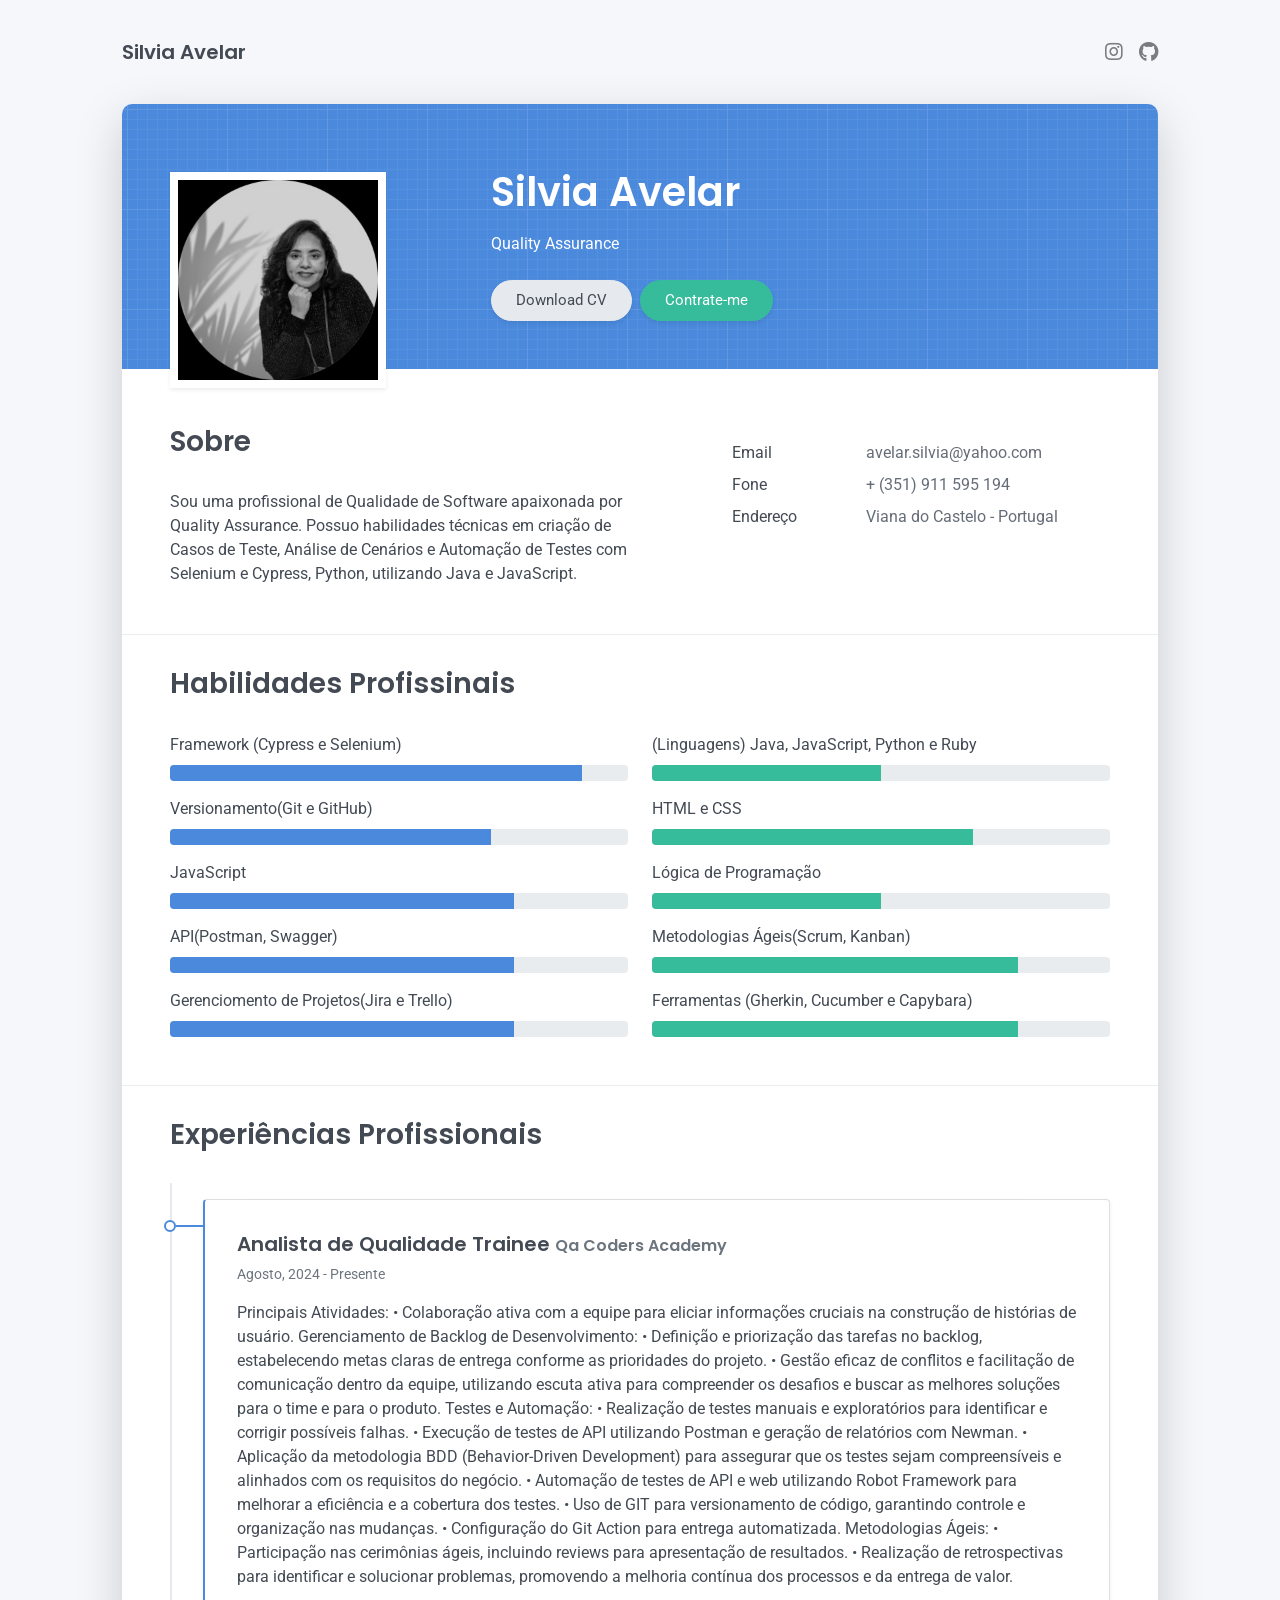
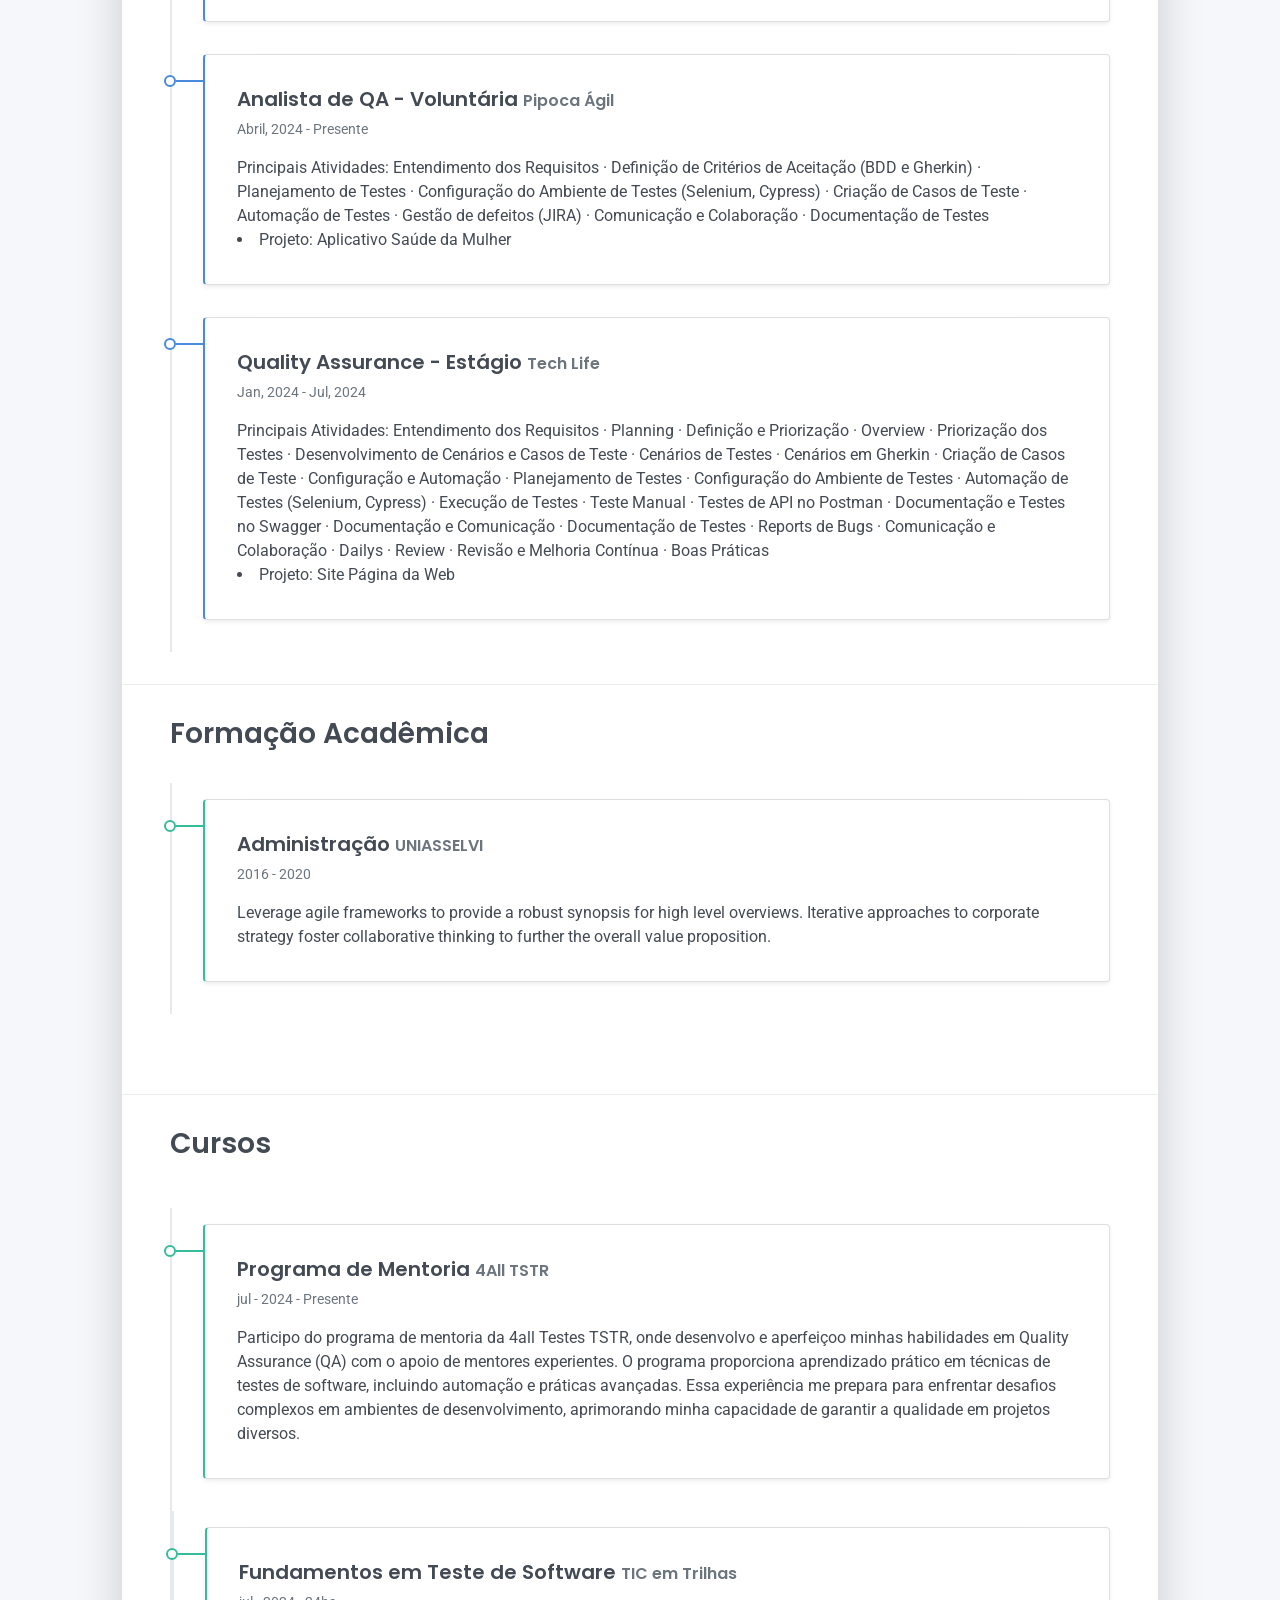
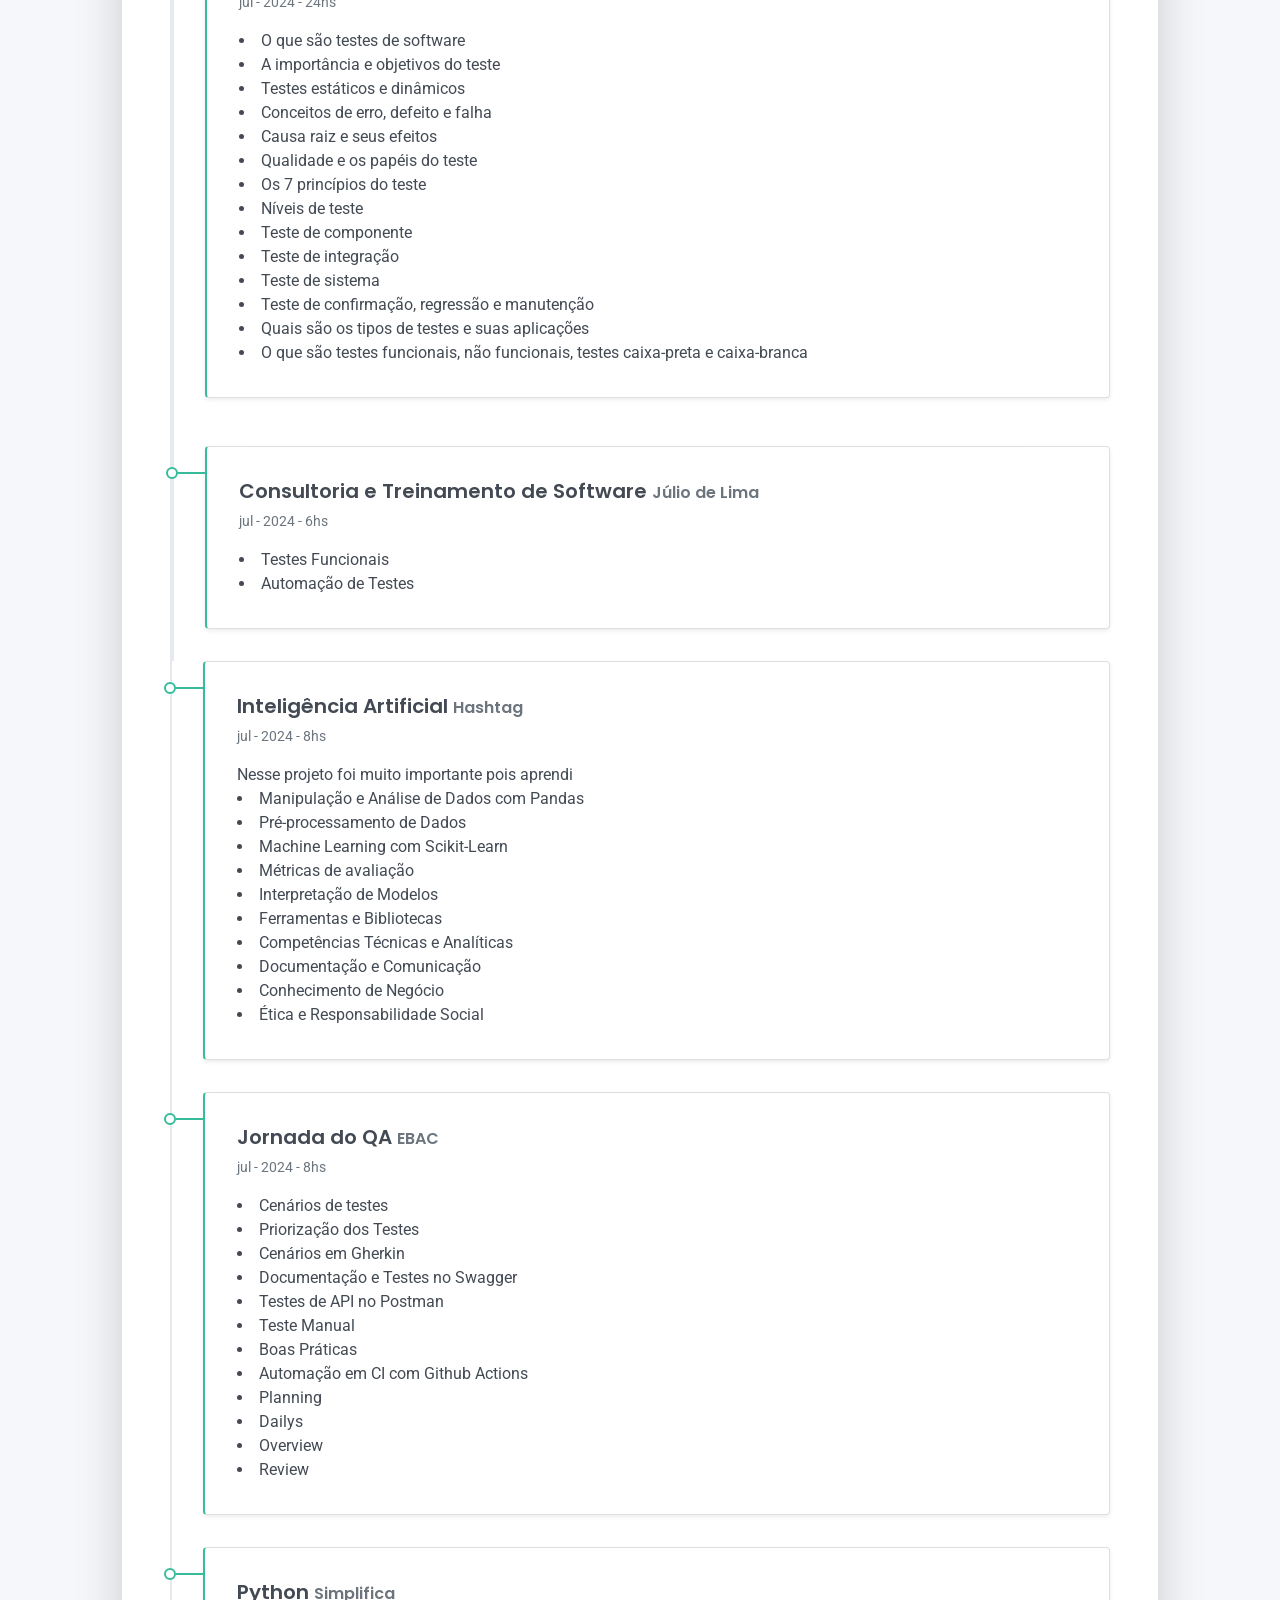
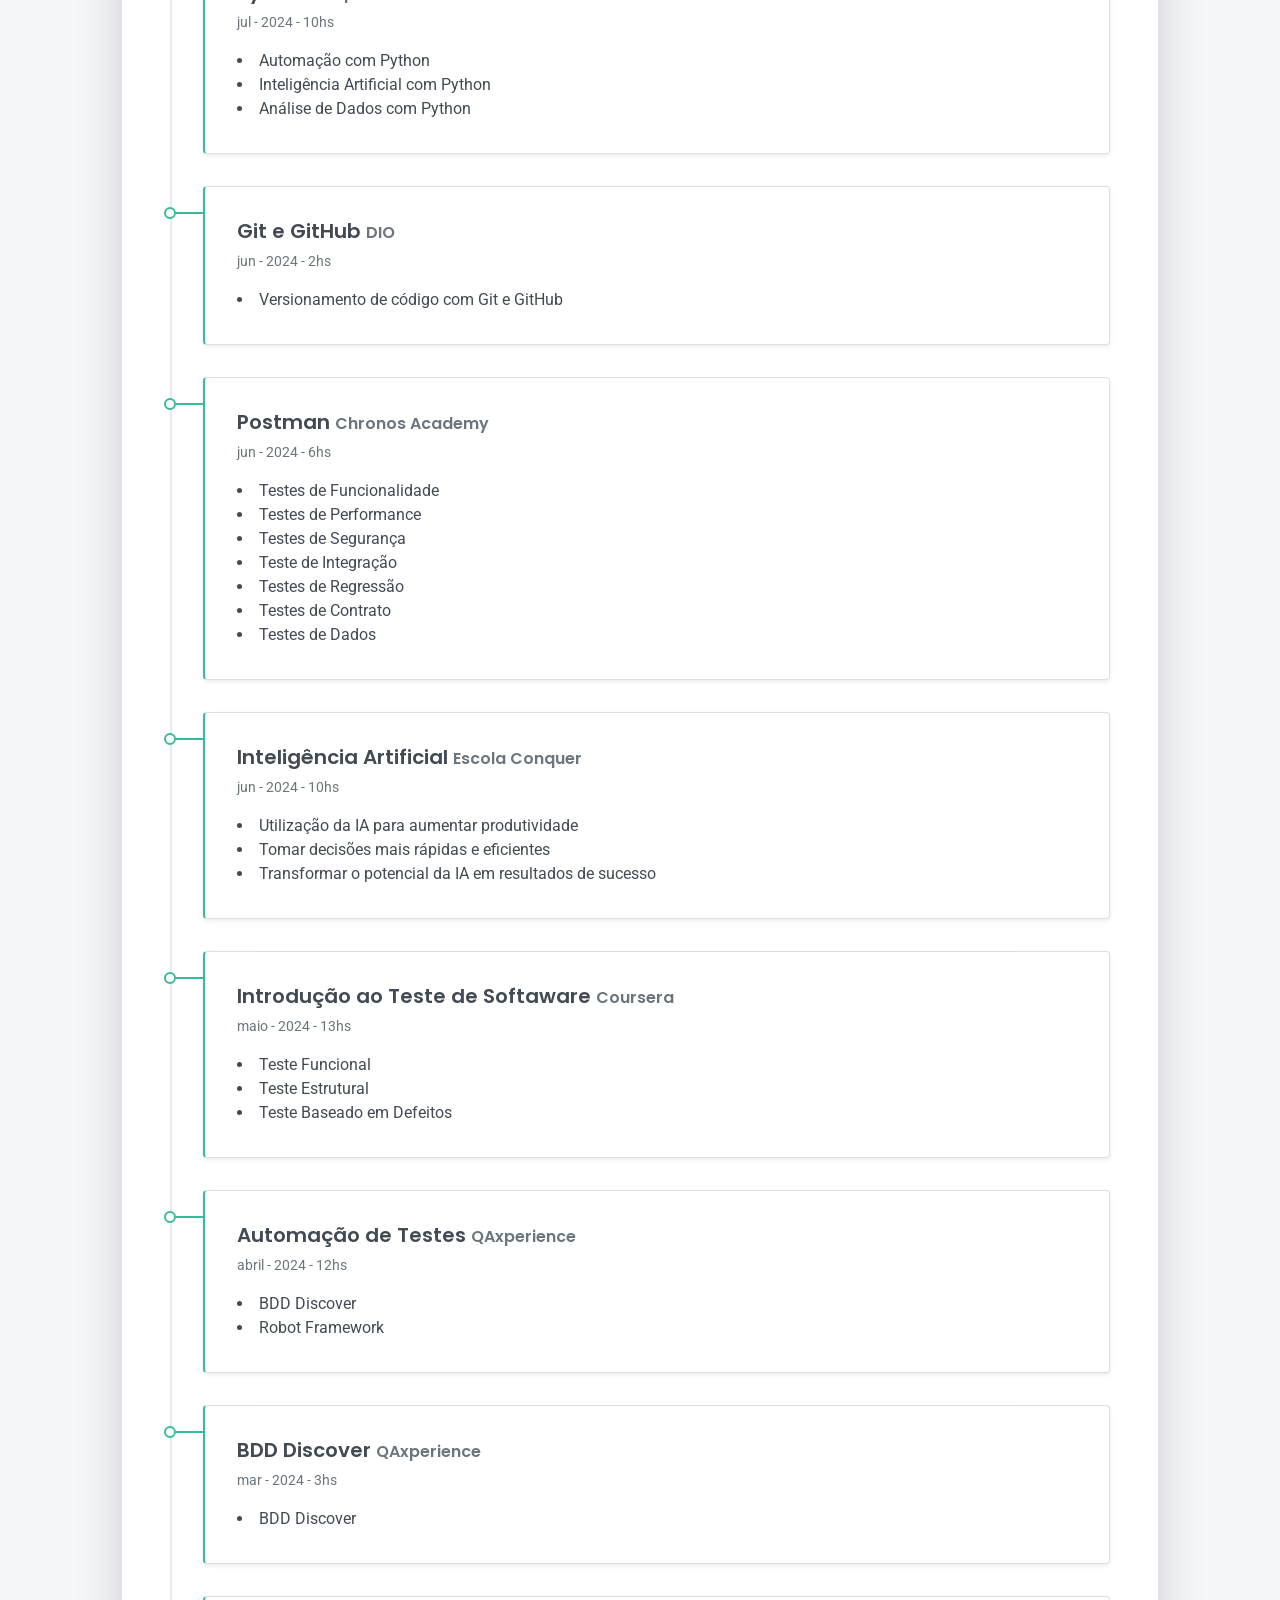
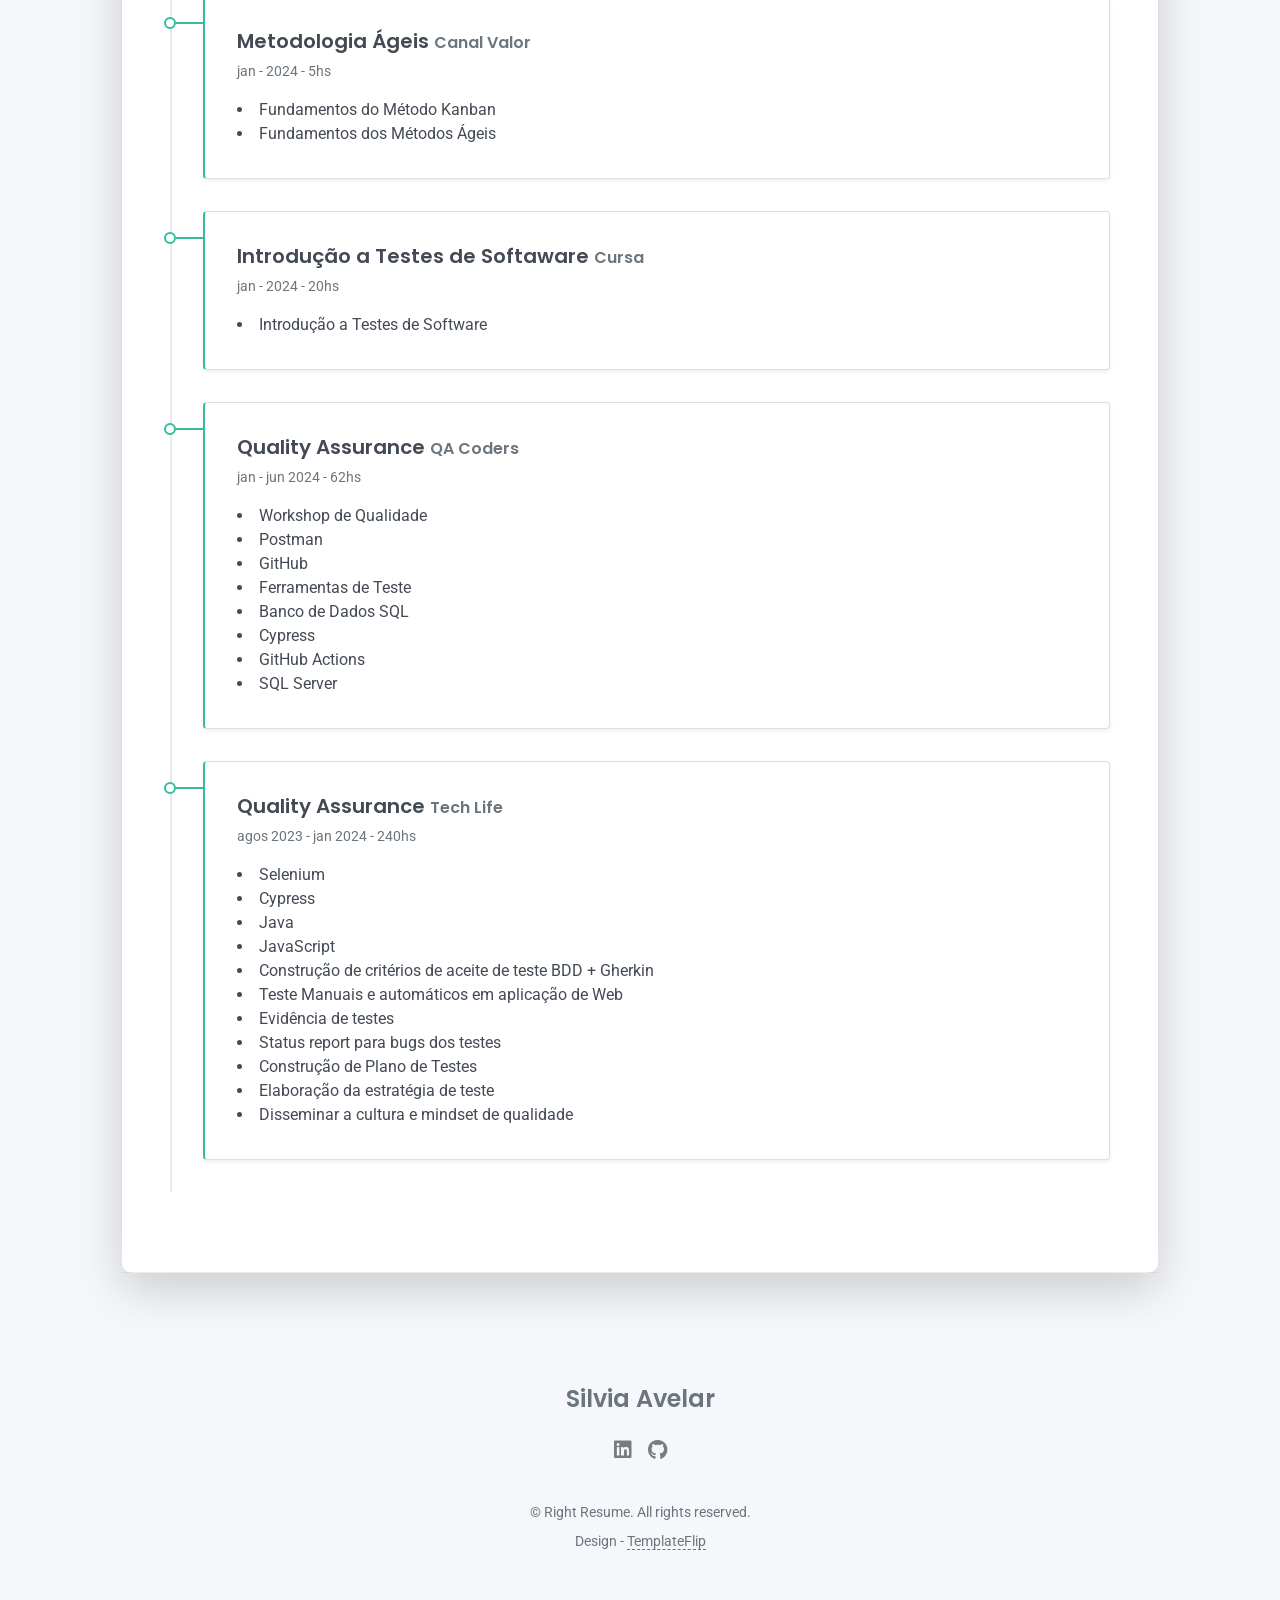
<file: index.html>
<!DOCTYPE html>
<html lang="en-US">
  <head>
    <meta charset="UTF-8">
    <meta http-equiv="X-UA-Compatible" content="IE=edge">
    <meta name="viewport" content="width=device-width, initial-scale=1">
    <title>Currículo - Silvia Avelar</title>
    <link rel="preconnect" href="https://fonts.gstatic.com" crossorigin="crossorigin"/>
    <link rel="preload" as="style" href="https://fonts.googleapis.com/css2?family=Poppins:wght@600&amp;family=Roboto:wght@300;400;500;700&amp;display=swap"/>
    <link rel="stylesheet" href="https://fonts.googleapis.com/css2?family=Poppins:wght@600&amp;family=Roboto:wght@300;400;500;700&amp;display=swap" media="print" onload="this.media='all'"/>
    <noscript>
      <link rel="stylesheet" href="https://fonts.googleapis.com/css2?family=Poppins:wght@600&amp;family=Roboto:wght@300;400;500;700&amp;display=swap"/>
    </noscript>
    <link href="css/font-awesome/css/all.min.css?ver=1.2.0" rel="stylesheet">
    <link href="css/bootstrap.min.css?ver=1.2.0" rel="stylesheet">
    <link href="css/aos.css?ver=1.2.0" rel="stylesheet">
    <link href="css/main.css?ver=1.2.0" rel="stylesheet">
    <noscript>
      <style type="text/css">
        [data-aos] {
            opacity: 1 !important;
            transform: translate(0) scale(1) !important;
        }
      </style>
    </noscript>
  </head>
  <body id="top">
    <header class="d-print-none">
      <div class="container text-center text-lg-left">
        <div class="py-3 clearfix">
          <h1 class="site-title mb-0">Silvia Avelar</h1>
          <div class="site-nav">
            <nav role="navigation">
              <ul class="nav justify-content-center">
                <li class="nav-item"><a class="nav-link" href="https://www.instagram.com/templateflip" title="Instagram"><i class="fab fa-instagram"></i><span class="menu-title sr-only">Instagram</span></a>
                </li>
                <li class="nav-item"><a class="nav-link" href="https://github.com/templateflip" title="Github"><i class="fab fa-github"></i><span class="menu-title sr-only">Github</span></a>
                </li>
              </ul>
            </nav>
          </div>
        </div>
      </div>
    </header>
    <div class="page-content">
      <div class="container">
<div class="cover shadow-lg bg-white">
  <div class="cover-bg p-3 p-lg-4 text-white">
    <div class="row">
      <div class="col-lg-4 col-md-5">
        <div class="avatar hover-effect bg-white shadow-sm p-1"><img src="images/Silvia.jfif" width="200" height="200"/></div>
      </div>
      <div class="col-lg-8 col-md-7 text-center text-md-start">
        <h2 class="h1 mt-2" data-aos="fade-left" data-aos-delay="0">Silvia Avelar</h2>
        <p data-aos="fade-left" data-aos-delay="100">Quality Assurance</p>
        <div class="d-print-none" data-aos="fade-left" data-aos-delay="200"><a class="btn btn-light text-dark shadow-sm mt-1 me-1" href="right-resume.pdf" target="_blank">Download CV</a><a class="btn btn-success shadow-sm mt-1" href="images/right-resume.png">Contrate-me</a></div>
    </div>
    </div>
  </div>
  <div class="about-section pt-4 px-3 px-lg-4 mt-1">
    <div class="row">
      <div class="col-md-6">
        <h2 class="h3 mb-3">Sobre</h2>
        <p>Sou uma profissional de Qualidade de Software apaixonada por Quality Assurance. Possuo habilidades técnicas em criação de Casos de Teste, Análise de Cenários e Automação de Testes com Selenium e Cypress, Python, utilizando Java e JavaScript.</p>
      </div>
      <div class="col-md-5 offset-md-1">
        <div class="row mt-2">
          <div class="col-sm-4">
            <div class="pb-1">Email</div>
          </div>
          <div class="col-sm-8">
            <div class="pb-1 text-secondary">avelar.silvia@yahoo.com</div>
          </div>
          <div class="col-sm-4">
            <div class="pb-1">Fone</div>
          </div>
          <div class="col-sm-8">
            <div class="pb-1 text-secondary">+ (351) 911 595 194</div>
          </div>
          <div class="col-sm-4">
            <div class="pb-1">Endereço</div>
          </div>
          <div class="col-sm-8">
            <div class="pb-1 text-secondary">Viana do Castelo - Portugal</div>
          </div>
        </div>
      </div>
    </div>
  </div>
  <hr class="d-print-none"/>
  <div class="skills-section px-3 px-lg-4">
  <h2 class="h3 mb-3">Habilidades Profissinais</h2>
    <div class="row">
      <div class="col-md-6">
        <div class="mb-2"><span>Framework (Cypress e Selenium)</span>
          <div class="progress my-1">
            <div class="progress-bar bg-primary" role="progressbar" data-aos="zoom-in-right" data-aos-delay="100" data-aos-anchor=".skills-section" style="width: 90%" aria-valuenow="90" aria-valuemin="0" aria-valuemax="100"></div>
          </div>
        </div>
        <div class="mb-2"><span>Versionamento(Git e GitHub)</span>
          <div class="progress my-1">
            <div class="progress-bar bg-primary" role="progressbar" data-aos="zoom-in-right" data-aos-delay="200" data-aos-anchor=".skills-section" style="width: 70%" aria-valuenow="85" aria-valuemin="0" aria-valuemax="100"></div>
          </div>
        </div>
        <div class="mb-2"><span>JavaScript</span>
          <div class="progress my-1">
            <div class="progress-bar bg-primary" role="progressbar" data-aos="zoom-in-right" data-aos-delay="300" data-aos-anchor=".skills-section" style="width: 75%" aria-valuenow="75" aria-valuemin="0" aria-valuemax="100"></div>
          </div>
        </div>
        <div class="mb-2"><span>API(Postman, Swagger)</span>
          <div class="progress my-1">
            <div class="progress-bar bg-primary" role="progressbar" data-aos="zoom-in-right" data-aos-delay="300" data-aos-anchor=".skills-section" style="width: 75%" aria-valuenow="75" aria-valuemin="0" aria-valuemax="100"></div>
          </div>
        </div>
        <div class="mb-2"><span>Gerenciomento de Projetos(Jira e Trello)</span>
          <div class="progress my-1">
            <div class="progress-bar bg-primary" role="progressbar" data-aos="zoom-in-right" data-aos-delay="300" data-aos-anchor=".skills-section" style="width: 75%" aria-valuenow="75" aria-valuemin="0" aria-valuemax="100"></div>
          </div>
        </div>
        </div>
      <div class="col-md-6">
        <div class="mb-2"><span>(Linguagens) Java, JavaScript, Python e Ruby</span>
          <div class="progress my-1">
            <div class="progress-bar bg-success" role="progressbar" data-aos="zoom-in-right" data-aos-delay="400" data-aos-anchor=".skills-section" style="width: 50%" aria-valuenow="90" aria-valuemin="0" aria-valuemax="100"></div>
          </div>
          
        </div>
        <div class="mb-2"><span>HTML e CSS</span>
          <div class="progress my-1">
            <div class="progress-bar bg-success" role="progressbar" data-aos="zoom-in-right" data-aos-delay="500" data-aos-anchor=".skills-section" style="width: 70%" aria-valuenow="85" aria-valuemin="0" aria-valuemax="100"></div>
          </div>
        </div>
        <div class="mb-2"><span>Lógica de Programação</span>
          <div class="progress my-1">
            <div class="progress-bar bg-success" role="progressbar" data-aos="zoom-in-right" data-aos-delay="600" data-aos-anchor=".skills-section" style="width: 50%" aria-valuenow="75" aria-valuemin="0" aria-valuemax="100"></div>
          </div>
        </div>
        <div class="mb-2"><span>Metodologias Ágeis(Scrum, Kanban)</span>
          <div class="progress my-1">
            <div class="progress-bar bg-success" role="progressbar" data-aos="zoom-in-right" data-aos-delay="600" data-aos-anchor=".skills-section" style="width: 80%" aria-valuenow="75" aria-valuemin="0" aria-valuemax="100"></div>
          </div>
        </div>
        <div class="mb-2"><span>Ferramentas (Gherkin, Cucumber e Capybara)</span>
          <div class="progress my-1">
            <div class="progress-bar bg-success" role="progressbar" data-aos="zoom-in-right" data-aos-delay="600" data-aos-anchor=".skills-section" style="width: 80%" aria-valuenow="75" aria-valuemin="0" aria-valuemax="100"></div>
          </div>
        </div>
        </div>
    </div>
  </div>
  <hr class="d-print-none"/>
  <div class="work-experience-section px-3 px-lg-4">
    <h2 class="h3 mb-3">Experiências Profissionais</h2>
    <div class="timeline">
      <div class="timeline-card timeline-card-primary card shadow-sm">
        <div class="card-body">
          <div class="h5 mb-1">Analista de Qualidade Trainee <span class="text-muted h6"> Qa Coders Academy</span></div>
          <div class="text-muted text-small mb-2">Agosto, 2024 - Presente</div>
          <div>Principais Atividades: •  Colaboração ativa com a equipe para eliciar informações cruciais na construção de histórias de usuário.
            Gerenciamento de Backlog de Desenvolvimento:
            •  Deﬁnição e priorização das tarefas no backlog, estabelecendo metas claras de entrega conforme as prioridades do projeto.
            •  Gestão eﬁcaz de conﬂitos e facilitação de comunicação dentro da equipe, utilizando escuta ativa para compreender os desaﬁos e buscar as melhores soluções para o time e para o produto.
            Testes e Automação:
            •  Realização de testes manuais e exploratórios para identiﬁcar e corrigir possíveis falhas.
            •  Execução de testes de API utilizando Postman e geração de relatórios com Newman.
            •  Aplicação da metodologia BDD (Behavior-Driven Development) para assegurar que os testes sejam compreensíveis e alinhados com os requisitos do negócio.
            •  Automação de testes de API e web utilizando Robot Framework para melhorar a eﬁciência e a cobertura dos testes.
            •  Uso de GIT para versionamento de código, garantindo controle e organização nas mudanças.
            •  Conﬁguração do Git Action para entrega automatizada.
            Metodologias Ágeis:
            •  Participação nas cerimônias ágeis, incluindo reviews para apresentação de resultados.
            •  Realização de retrospectivas para identiﬁcar e solucionar problemas, promovendo a melhoria contínua dos processos e da entrega de valor.</div>
        </div>
      </div>
      <div class="timeline-card timeline-card-primary card shadow-sm">
        <div class="card-body">
          <div class="h5 mb-1">Analista de QA - Voluntária <span class="text-muted h6"> Pipoca Ágil</span></div>
          <div class="text-muted text-small mb-2">Abril, 2024 - Presente</div>
          <div>Principais Atividades: Entendimento dos Requisitos · Definição de Critérios de Aceitação (BDD e Gherkin) · Planejamento de Testes · Configuração do Ambiente de Testes (Selenium, Cypress) · Criação de Casos de Teste · Automação de Testes · Gestão de defeitos (JIRA) · Comunicação e Colaboração · Documentação de Testes</div>
          <li>Projeto: Aplicativo Saúde da Mulher</li>
        </div>
      </div>
      <div class="timeline-card timeline-card-primary card shadow-sm">
        <div class="card-body">
          <div class="h5 mb-1">Quality Assurance - Estágio <span class="text-muted h6"> Tech Life</span></div>
          <div class="text-muted text-small mb-2">Jan, 2024 - Jul, 2024</div>
          <div>Principais Atividades: Entendimento dos Requisitos · Planning · Definição e Priorização · Overview · Priorização dos Testes · Desenvolvimento de Cenários e Casos de Teste · Cenários de Testes · Cenários em Gherkin · Criação de Casos de Teste · Configuração e Automação · Planejamento de Testes · Configuração do Ambiente de Testes · Automação de Testes (Selenium, Cypress) · Execução de Testes · Teste Manual · Testes de API no Postman · Documentação e Testes no Swagger · Documentação e Comunicação · Documentação de Testes · Reports de Bugs · Comunicação e Colaboração · Dailys · Review · Revisão e Melhoria Contínua · Boas Práticas</li>
          <li>Projeto: Site Página da Web</div>
        </div>
      </div>
    </div>
  </div>
  <hr class="d-print-none"/>
  <div class="page-break"></div>
  <div class="education-section px-3 px-lg-4 pb-4">
    <h2 class="h3 mb-3">Formação Acadêmica</h2>
    <div class="timeline">
      <div class="timeline-card timeline-card-success card shadow-sm">
        <div class="card-body">
          <div class="h5 mb-1">Administração <span class="text-muted h6">UNIASSELVI</span></div>
          <div class="text-muted text-small mb-2">2016 - 2020</div>
          <div>Leverage agile frameworks to provide a robust synopsis for high level overviews. Iterative approaches to corporate strategy foster collaborative thinking to further the overall value proposition.</div>
        </div>
      </div>
      </div>
  </div>
  <hr class="d-print-none"/>
  <div class="page-break"></div>
  <div class="education-section px-3 px-lg-4 pb-4">
    <h2 class="h3 mb-4">Cursos</h2>
    <div class="timeline">
      <div class="timeline-card timeline-card-success card shadow-sm">
        <div class="card-body">
          <div class="h5 mb-1">Programa de Mentoria <span class="text-muted h6">4All TSTR</span></div>
          <div class="text-muted text-small mb-2">jul - 2024 - Presente</div>
          <div>Participo do programa de mentoria da 4all Testes TSTR, onde desenvolvo e aperfeiçoo minhas habilidades em Quality Assurance (QA) com o apoio de mentores experientes. O programa proporciona aprendizado prático em técnicas de testes de software, incluindo automação e práticas avançadas. Essa experiência me prepara para enfrentar desafios complexos em ambientes de desenvolvimento, aprimorando minha capacidade de garantir a qualidade em projetos diversos.</div>
        </div>
      </div>
      <div class="timeline">
        <div class="timeline-card timeline-card-success card shadow-sm">
          <div class="card-body">
            <div class="h5 mb-1">Fundamentos em Teste de Software <span class="text-muted h6">TIC em Trilhas</span></div>
            <div class="text-muted text-small mb-2">jul - 2024 - 24hs</div>
            <li>O que são testes de software</li>
            <li>A importância e objetivos do teste</li>
            <li>Testes estáticos e dinâmicos</li>
            <li>Conceitos de erro, defeito e falha</li>
            <li>Causa raiz e seus efeitos</li>
            <li>Qualidade e os papéis do teste</li>
            <li>Os 7 princípios do teste</li>
            <li>Níveis de teste</li>
            <li>Teste de componente</li>
            <li>Teste de integração</li>
            <li>Teste de sistema</li>
            <li>Teste de confirmação, regressão e manutenção</li>
            <li>Quais são os tipos de testes e suas aplicações</li>
            <li>O que são testes funcionais, não funcionais, testes caixa-preta e caixa-branca</li>
          </div>
          </div>
        </div>
      <div class="timeline">
        <div class="timeline-card timeline-card-success card shadow-sm">
          <div class="card-body">
            <div class="h5 mb-1">Consultoria e Treinamento de Software <span class="text-muted h6">Júlio de Lima</span></div>
            <div class="text-muted text-small mb-2">jul - 2024 - 6hs</div>
            <li>Testes Funcionais</li>
            <li>Automação de Testes</li></div>
          </div>
        </div>
      <div class="timeline-card timeline-card-success card shadow-sm">
        <div class="card-body">
          <div class="h5 mb-1">Inteligência Artificial <span class="text-muted h6">Hashtag</span></div>
          <div class="text-muted text-small mb-2">jul - 2024 - 8hs</div>
          <div>Nesse projeto foi muito importante pois aprendi        
            <li>Manipulação e Análise de Dados com Pandas</li>
            <li>Pré-processamento de Dados</li>
            <li>Machine Learning com Scikit-Learn</li>
            <li>Métricas de avaliação</li>
            <li>Interpretação de Modelos</li>
            <li>Ferramentas e Bibliotecas</li>
            <li>Competências Técnicas e Analíticas</li>
            <li>Documentação e Comunicação</li>
            <li>Conhecimento de Negócio</li>
            <li>Ética e Responsabilidade Social</div>
        </div>
      </div>
      <div class="timeline-card timeline-card-success card shadow-sm">
        <div class="card-body">
          <div class="h5 mb-1">Jornada do QA <span class="text-muted h6">EBAC</span></div>
          <div class="text-muted text-small mb-2">jul - 2024 - 8hs</div>
          <div>
            <li>Cenários de testes</li>
            <li>Priorização dos Testes</li>
            <li>Cenários em Gherkin</li>
            <li>Documentação e Testes no Swagger</li>
            <li>Testes de API no Postman</li>
            <li>Teste Manual</li>
            <li>Boas Práticas</li>
            <li>Automação em CI com Github Actions</li>
            <li>Planning</li>
            <li>Dailys</li>
            <li>Overview</li>
            <li>Review</li></div>
        </div>
      </div>
      <div class="timeline-card timeline-card-success card shadow-sm">
        <div class="card-body">
          <div class="h5 mb-1">Python <span class="text-muted h6">Simplifica</span></div>
          <div class="text-muted text-small mb-2">jul - 2024 - 10hs</div>
          <div>
            <li>Automação com Python</li>
            <li>Inteligência Artificial com Python</li>
            <li>Análise de Dados com Python</li>
        </div>
      </div>
    </div>
    <div class="timeline-card timeline-card-success card shadow-sm">
      <div class="card-body">
        <div class="h5 mb-1">Git e GitHub <span class="text-muted h6">DIO</span></div>
        <div class="text-muted text-small mb-2">jun - 2024 - 2hs</div>
        <div>
          <li>Versionamento de código com Git e GitHub</li>
      </div>
    </div>
  </div>
  <div class="timeline-card timeline-card-success card shadow-sm">
    <div class="card-body">
      <div class="h5 mb-1">Postman <span class="text-muted h6">Chronos Academy</span></div>
      <div class="text-muted text-small mb-2">jun - 2024 - 6hs</div>
      <div>
        <li>Testes de Funcionalidade</li>
        <li>Testes de Performance</li>
        <li>Testes de Segurança</li>
        <li>Teste de Integração</li>
        <li>Testes de Regressão</li>
        <li>Testes de Contrato</li>
        <li>Testes de Dados</li>
    </div>
  </div>
</div>
<div class="timeline-card timeline-card-success card shadow-sm">
  <div class="card-body">
    <div class="h5 mb-1">Inteligência Artificial <span class="text-muted h6">Escola Conquer</span></div>
    <div class="text-muted text-small mb-2">jun - 2024 - 10hs</div>
    <div>
      <li>Utilização da IA para aumentar produtividade</li>
      <li>Tomar decisões mais rápidas e eficientes</li>
      <li>Transformar o potencial da IA em resultados de sucesso</li>
    </div>
  </div>
</div>
<div class="timeline-card timeline-card-success card shadow-sm">
  <div class="card-body">
    <div class="h5 mb-1">Introdução ao Teste de Softaware <span class="text-muted h6">Coursera</span></div>
    <div class="text-muted text-small mb-2">maio - 2024 - 13hs</div>
    <div>
      <li>Teste Funcional</li>
      <li>Teste Estrutural</li>
      <li>Teste Baseado em Defeitos</li>
    </div>
  </div>
</div>
<div class="timeline-card timeline-card-success card shadow-sm">
  <div class="card-body">
    <div class="h5 mb-1">Automação de Testes <span class="text-muted h6">QAxperience</span></div>
    <div class="text-muted text-small mb-2">abril - 2024 - 12hs</div>
    <div>
      <li>BDD Discover</li>
      <li>Robot Framework</li>
    </div>
  </div>
</div>
<div class="timeline-card timeline-card-success card shadow-sm">
  <div class="card-body">
    <div class="h5 mb-1">BDD Discover <span class="text-muted h6">QAxperience</span></div>
    <div class="text-muted text-small mb-2">mar - 2024 - 3hs</div>
    <div>
      <li>BDD Discover</li>
    </div>
  </div>
</div>
<div class="timeline-card timeline-card-success card shadow-sm">
  <div class="card-body">
    <div class="h5 mb-1">Metodologia Ágeis <span class="text-muted h6">Canal Valor</span></div>
    <div class="text-muted text-small mb-2">jan - 2024 - 5hs</div>
    <div>
      <li>Fundamentos do Método Kanban</li>
      <li>Fundamentos dos Métodos Ágeis</li>
    </div>
  </div>
</div>
<div class="timeline-card timeline-card-success card shadow-sm">
  <div class="card-body">
    <div class="h5 mb-1">Introdução a Testes de Softaware <span class="text-muted h6">Cursa</span></div>
    <div class="text-muted text-small mb-2">jan - 2024 - 20hs</div>
    <div>
      <li>Introdução a Testes de Software</li>
    </div>
  </div>
</div>
<div class="timeline-card timeline-card-success card shadow-sm">
  <div class="card-body">
    <div class="h5 mb-1">Quality Assurance <span class="text-muted h6">QA Coders</span></div>
    <div class="text-muted text-small mb-2">jan - jun 2024 - 62hs</div>
    <div>
      <li>Workshop de Qualidade</li>
      <li>Postman</li>
      <li>GitHub</li>
      <li>Ferramentas de Teste</li>
      <li>Banco de Dados SQL</li>
      <li>Cypress</li>
      <li>GitHub Actions</li>
      <li>SQL Server</li>
    </div>
  </div>
</div>
<div class="timeline-card timeline-card-success card shadow-sm">
  <div class="card-body">
    <div class="h5 mb-1">Quality Assurance <span class="text-muted h6">Tech Life</span></div>
    <div class="text-muted text-small mb-2">agos 2023 - jan 2024 - 240hs</div>
    <div>
      <li>Selenium</li>
      <li>Cypress</li>
      <li>Java</li>
      <li>JavaScript</li>
      <li>Construção de critérios de aceite de teste BDD + Gherkin</li>
      <li>Teste Manuais e automáticos em aplicação de Web</li>
      <li>Evidência de testes</li>
      <li>Status report para bugs dos testes</li>
      <li>Construção de Plano de Testes</li>
      <li>Elaboração da estratégia de teste</li>
      <li>Disseminar a cultura e mindset de qualidade</li>
    </div>
  </div>
</div>
</div>
</div>
  <hr class="d-print-none"/>
</div></div>
    </div>
    <footer class="pt-4 pb-4 text-muted text-center d-print-none">
      <div class="container">
        <div class="my-3">
          <div class="h4">Silvia Avelar</div>
          <div class="footer-nav">
            <nav role="navigation">
              <ul class="nav justify-content-center">
                <li class="nav-item"><a class="nav-link" href="https://www.linkedin.com/in/silvia-avelar/" title="Linkedin"><i class="fab fa-linkedin"></i><span class="menu-title sr-only">Linkedin</span></a>
                </li>
                <li class="nav-item"><a class="nav-link" href="https://github.com/SilviaAvelar" title="Github"><i class="fab fa-github"></i><span class="menu-title sr-only">Github</span></a>
                </li>
              </ul>
            </nav>
          </div>
        </div>
        <div class="text-small">
          <div class="mb-1">&copy; Right Resume. All rights reserved.</div>
          <div>Design - <a href="https://templateflip.com/" target="_blank">TemplateFlip</a></div>
        </div>
      </div>
    </footer>
    <script src="scripts/bootstrap.bundle.min.js?ver=1.2.0"></script>
    <script src="scripts/aos.js?ver=1.2.0"></script>
    <script src="scripts/main.js?ver=1.2.0"></script>
  </body>
</html>
</file>
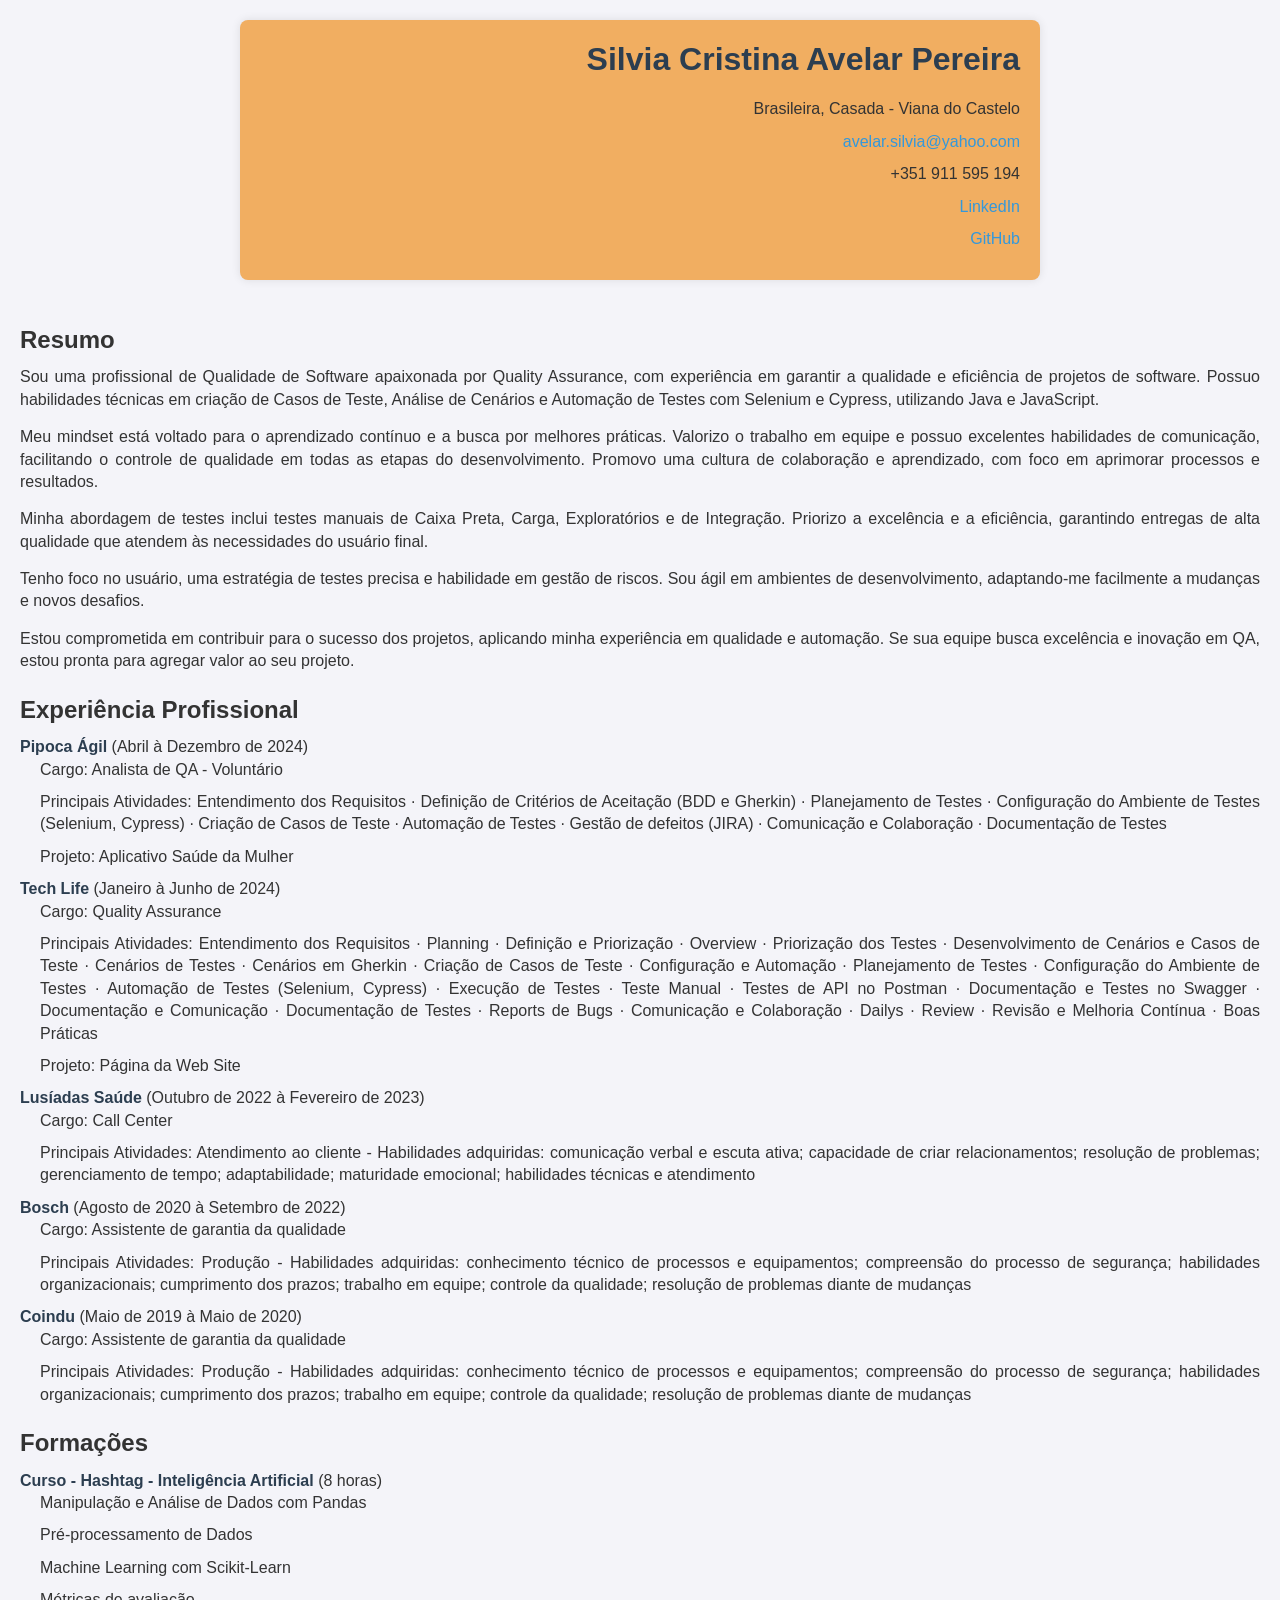
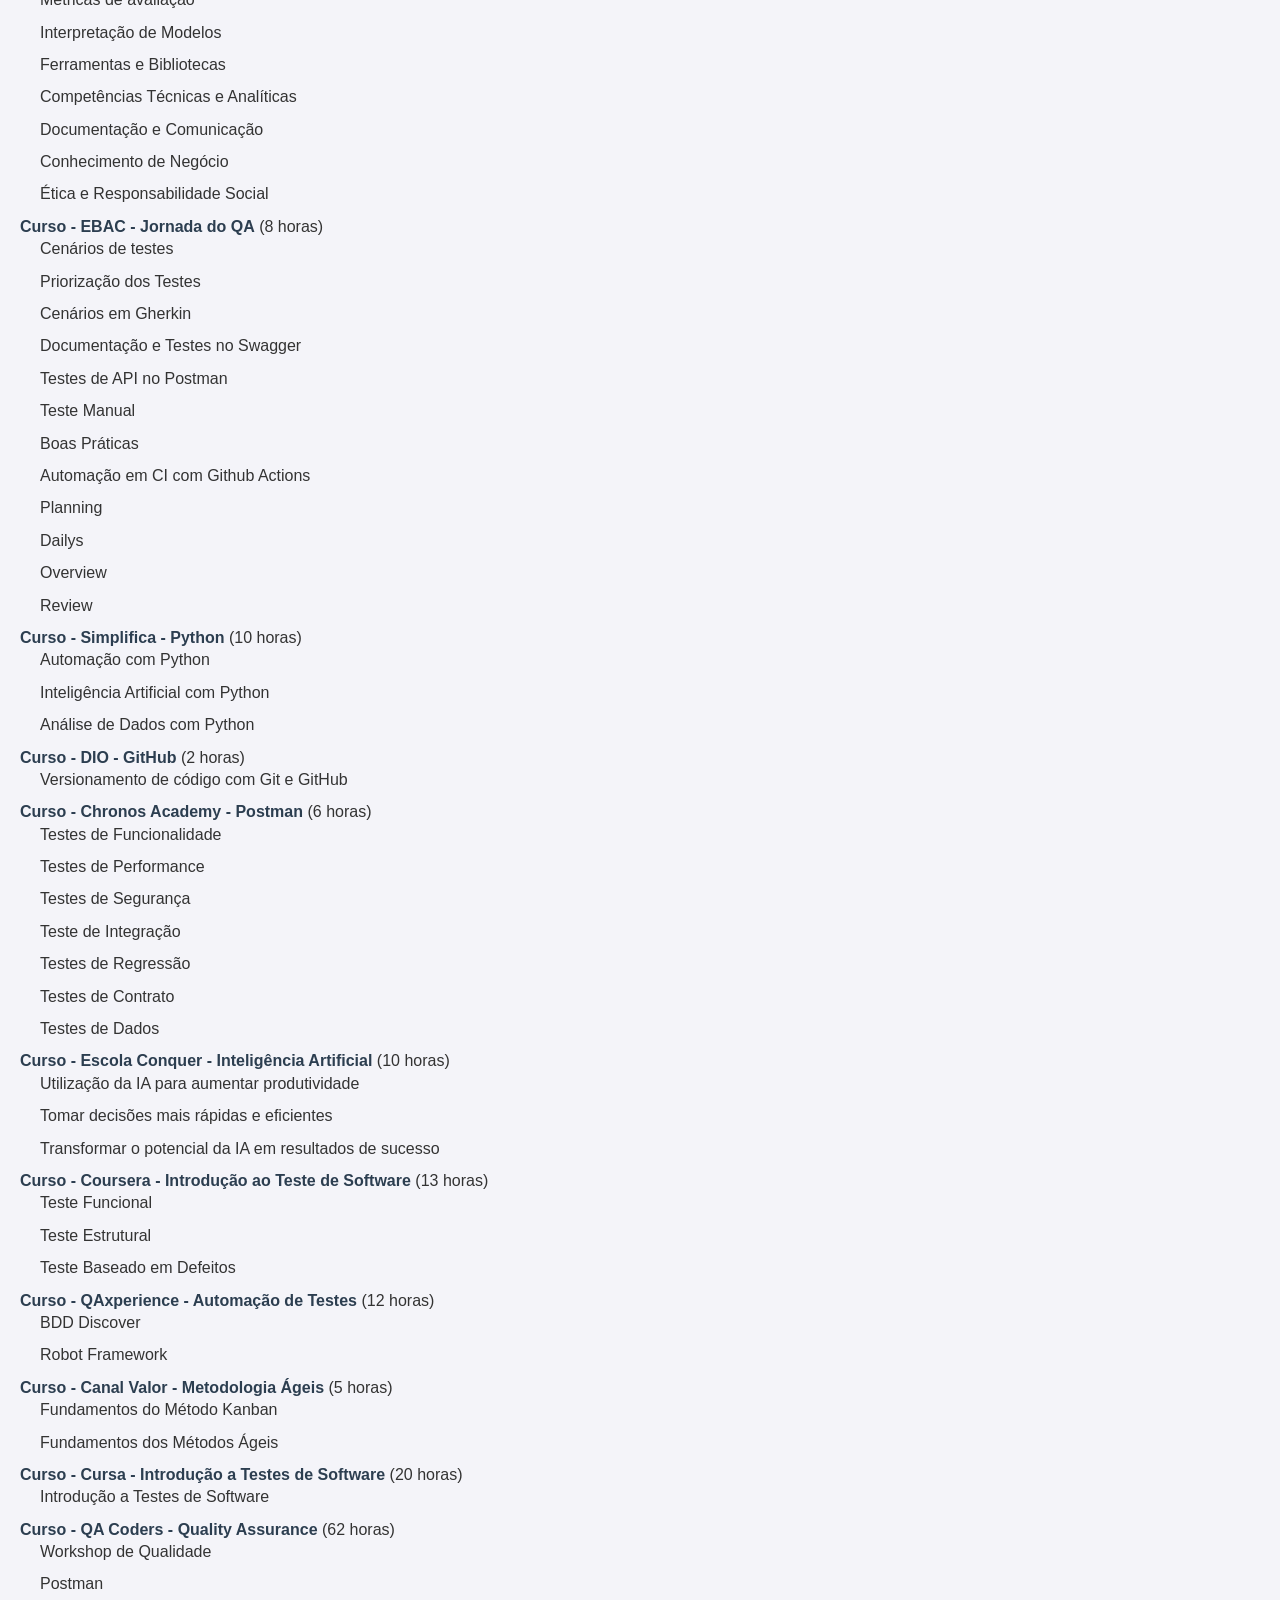
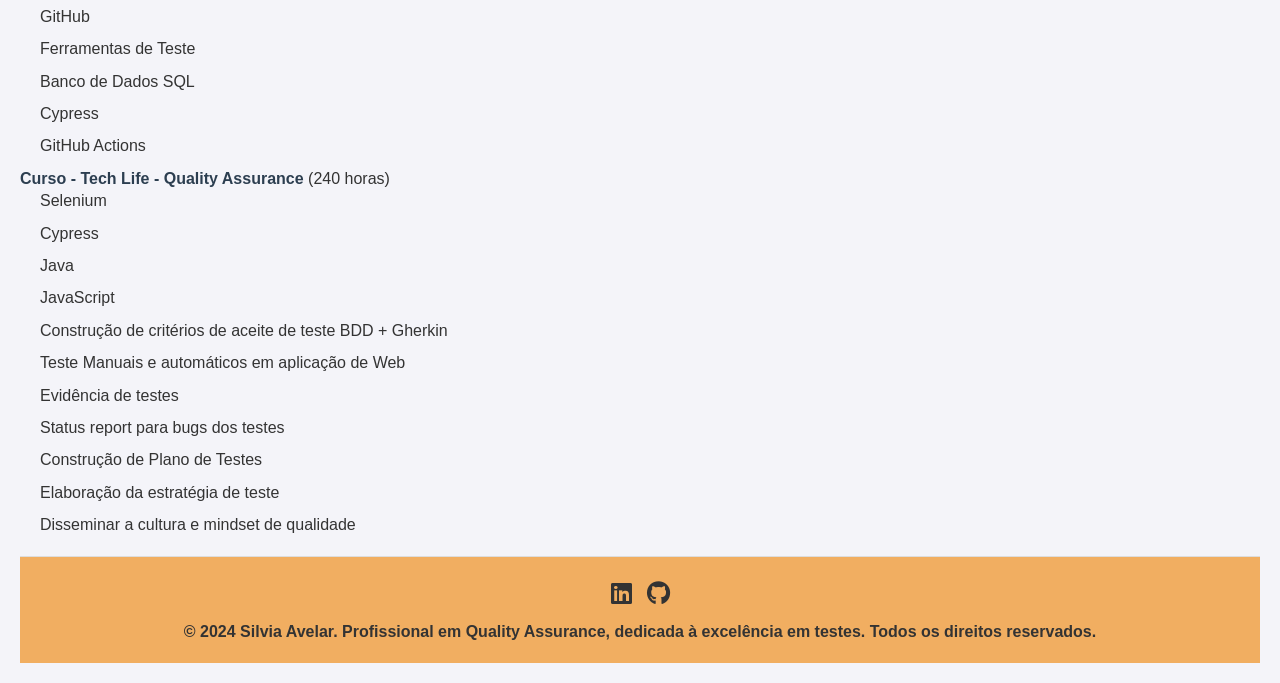
<file: curriculum.html>
<!DOCTYPE html>
<html lang="pt">
<head>
    <meta charset="UTF-8">
    <meta name="viewport" content="width=device-width, initial-scale=1.0">
    <title>Currículo - Silvia Cristina Avelar Pereira</title>
    <link rel="stylesheet" href="styles.css">
    <link rel="stylesheet" href="https://cdnjs.cloudflare.com/ajax/libs/font-awesome/6.0.0-beta3/css/all.min.css">
</head>
<body>
    <div class="container">
        <h1>Silvia Cristina Avelar Pereira</h1>
        <p>Brasileira, Casada - Viana do Castelo</p>
        <p><a href="mailto:avelar.silvia@yahoo.com">avelar.silvia@yahoo.com</a></p>
        <p>+351 911 595 194</p>
        <p><a href="https://www.linkedin.com/in/silvia-avelar" target="_blank">LinkedIn</a></p>
        <p><a href="https://github.com/SilviaAvelar" target="_blank">GitHub</a></p>
    </div>
    <br>
    <div class="section">
        <h2 class="section-title">Resumo</h2>
        <p>Sou uma profissional de Qualidade de Software apaixonada por Quality Assurance, com experiência em garantir a qualidade e eficiência de projetos de software. Possuo habilidades técnicas em criação de Casos de Teste, Análise de Cenários e Automação de Testes com Selenium e Cypress, utilizando Java e JavaScript.</p>
        <p>Meu mindset está voltado para o aprendizado contínuo e a busca por melhores práticas. Valorizo o trabalho em equipe e possuo excelentes habilidades de comunicação, facilitando o controle de qualidade em todas as etapas do desenvolvimento. Promovo uma cultura de colaboração e aprendizado, com foco em aprimorar processos e resultados.</p>
        <p>Minha abordagem de testes inclui testes manuais de Caixa Preta, Carga, Exploratórios e de Integração. Priorizo a excelência e a eficiência, garantindo entregas de alta qualidade que atendem às necessidades do usuário final.</p>
        <p>Tenho foco no usuário, uma estratégia de testes precisa e habilidade em gestão de riscos. Sou ágil em ambientes de desenvolvimento, adaptando-me facilmente a mudanças e novos desafios.</p>
        <p>Estou comprometida em contribuir para o sucesso dos projetos, aplicando minha experiência em qualidade e automação. Se sua equipe busca excelência e inovação em QA, estou pronta para agregar valor ao seu projeto.</p>
    </div>

    <div class="section">
        <h2 class="section-title">Experiência Profissional</h2>
        <ul>
            <li><strong>Pipoca Ágil</strong> (Abril à Dezembro de 2024)
                <ul>
                    <li>Cargo: Analista de QA - Voluntário</li>
                    <li>Principais Atividades: Entendimento dos Requisitos · Definição de Critérios de Aceitação (BDD e Gherkin) · Planejamento de Testes · Configuração do Ambiente de Testes (Selenium, Cypress) · Criação de Casos de Teste · Automação de Testes · Gestão de defeitos (JIRA) · Comunicação e Colaboração · Documentação de Testes</li>
                    <li>Projeto: Aplicativo Saúde da Mulher</li>
                </ul>
            </li>
            <li><strong>Tech Life</strong> (Janeiro à Junho de 2024)
                <ul>
                    <li>Cargo: Quality Assurance</li>
                    <li>Principais Atividades: Entendimento dos Requisitos · Planning · Definição e Priorização · Overview · Priorização dos Testes · Desenvolvimento de Cenários e Casos de Teste · Cenários de Testes · Cenários em Gherkin · Criação de Casos de Teste · Configuração e Automação · Planejamento de Testes · Configuração do Ambiente de Testes · Automação de Testes (Selenium, Cypress) · Execução de Testes · Teste Manual · Testes de API no Postman · Documentação e Testes no Swagger · Documentação e Comunicação · Documentação de Testes · Reports de Bugs · Comunicação e Colaboração · Dailys · Review · Revisão e Melhoria Contínua · Boas Práticas</li>
                    <li>Projeto: Página da Web Site</li>
                </ul>
            </li>
            <li><strong>Lusíadas Saúde</strong> (Outubro de 2022 à Fevereiro de 2023)
                <ul>
                    <li>Cargo: Call Center</li>
                    <li>Principais Atividades: Atendimento ao cliente - Habilidades adquiridas: comunicação verbal e escuta ativa; capacidade de criar relacionamentos; resolução de problemas; gerenciamento de tempo; adaptabilidade; maturidade emocional; habilidades técnicas e atendimento</li>
                </ul>
            </li>
            <li><strong>Bosch</strong> (Agosto de 2020 à Setembro de 2022)
                <ul>
                    <li>Cargo: Assistente de garantia da qualidade</li>
                    <li>Principais Atividades: Produção - Habilidades adquiridas: conhecimento técnico de processos e equipamentos; compreensão do processo de segurança; habilidades organizacionais; cumprimento dos prazos; trabalho em equipe; controle da qualidade; resolução de problemas diante de mudanças</li>
                </ul>
            </li>
            <li><strong>Coindu</strong> (Maio de 2019 à Maio de 2020)
                <ul>
                    <li>Cargo: Assistente de garantia da qualidade</li>
                    <li>Principais Atividades: Produção - Habilidades adquiridas: conhecimento técnico de processos e equipamentos; compreensão do processo de segurança; habilidades organizacionais; cumprimento dos prazos; trabalho em equipe; controle da qualidade; resolução de problemas diante de mudanças</li>
                </ul>
            </li>
        </ul>
    </div>

    <div class="section">
        <h2 class="section-title">Formações</h2>
        <ul>
            <li><strong>Curso - Hashtag - Inteligência Artificial</strong> (8 horas)
                <ul>
                    <li>Manipulação e Análise de Dados com Pandas</li>
                    <li>Pré-processamento de Dados</li>
                    <li>Machine Learning com Scikit-Learn</li>
                    <li>Métricas de avaliação</li>
                    <li>Interpretação de Modelos</li>
                    <li>Ferramentas e Bibliotecas</li>
                    <li>Competências Técnicas e Analíticas</li>
                    <li>Documentação e Comunicação</li>
                    <li>Conhecimento de Negócio</li>
                    <li>Ética e Responsabilidade Social</li>
                </ul>
            </li>
            <li><strong>Curso - EBAC - Jornada do QA</strong> (8 horas)
                <ul>
                    <li>Cenários de testes</li>
                    <li>Priorização dos Testes</li>
                    <li>Cenários em Gherkin</li>
                    <li>Documentação e Testes no Swagger</li>
                    <li>Testes de API no Postman</li>
                    <li>Teste Manual</li>
                    <li>Boas Práticas</li>
                    <li>Automação em CI com Github Actions</li>
                    <li>Planning</li>
                    <li>Dailys</li>
                    <li>Overview</li>
                    <li>Review</li>
                </ul>
            </li>
            <li><strong>Curso - Simplifica - Python</strong> (10 horas)
                <ul>
                    <li>Automação com Python</li>
                    <li>Inteligência Artificial com Python</li>
                    <li>Análise de Dados com Python</li>
                </ul>
            </li>
            <li><strong>Curso - DIO - GitHub</strong> (2 horas)
                <ul>
                    <li>Versionamento de código com Git e GitHub</li>
                </ul>
            </li>
            <li><strong>Curso - Chronos Academy - Postman</strong> (6 horas)
                <ul>
                    <li>Testes de Funcionalidade</li>
                    <li>Testes de Performance</li>
                    <li>Testes de Segurança</li>
                    <li>Teste de Integração</li>
                    <li>Testes de Regressão</li>
                    <li>Testes de Contrato</li>
                    <li>Testes de Dados</li>
                </ul>
            </li>
            <li><strong>Curso - Escola Conquer - Inteligência Artificial</strong> (10 horas)
                <ul>
                    <li>Utilização da IA para aumentar produtividade</li>
                    <li>Tomar decisões mais rápidas e eficientes</li>
                    <li>Transformar o potencial da IA em resultados de sucesso</li>
                </ul>
            </li>
            <li><strong>Curso - Coursera - Introdução ao Teste de Software</strong> (13 horas)
                <ul>
                    <li>Teste Funcional</li>
                    <li>Teste Estrutural</li>
                    <li>Teste Baseado em Defeitos</li>
                </ul>
            </li>
            <li><strong>Curso - QAxperience - Automação de Testes</strong> (12 horas)
                <ul>
                    <li>BDD Discover</li>
                    <li>Robot Framework</li>
                </ul>
            </li>
            <li><strong>Curso - Canal Valor - Metodologia Ágeis</strong> (5 horas)
                <ul>
                    <li>Fundamentos do Método Kanban</li>
                    <li>Fundamentos dos Métodos Ágeis</li>
                </ul>
            </li>
            <li><strong>Curso - Cursa - Introdução a Testes de Software</strong> (20 horas)
                <ul>
                    <li>Introdução a Testes de Software</li>
                </ul>
            </li>
            <li><strong>Curso - QA Coders - Quality Assurance</strong> (62 horas)
                <ul>
                    <li>Workshop de Qualidade</li>
                    <li>Postman</li>
                    <li>GitHub</li>
                    <li>Ferramentas de Teste</li>
                    <li>Banco de Dados SQL</li>
                    <li>Cypress</li>
                    <li>GitHub Actions</li>
                </ul>
            </li>
            <li><strong>Curso - Tech Life - Quality Assurance</strong> (240 horas)
                <ul>
                    <li>Selenium</li>
                    <li>Cypress</li>
                    <li>Java</li>
                    <li>JavaScript</li>
                    <li>Construção de critérios de aceite de teste BDD + Gherkin</li>
                    <li>Teste Manuais e automáticos em aplicação de Web</li>
                    <li>Evidência de testes</li>
                    <li>Status report para bugs dos testes</li>
                    <li>Construção de Plano de Testes</li>
                    <li>Elaboração da estratégia de teste</li>
                    <li>Disseminar a cultura e mindset de qualidade</li>
                </ul>
            </li>
        </ul>
    </div>

    <footer>
        <div class="social-icons">
            <a href="https://www.linkedin.com/in/silvia-avelar/" target="_blank" aria-label="LinkedIn"><i class="fab fa-linkedin"></i></a>
            <a href="https://github.com/SilviaAvelar" target="_blank" aria-label="GitHub"><i class="fab fa-github"></i></a>
            <!-- Adicione mais ícones aqui se necessário -->
        </div>
        <p>&copy; 2024 Silvia Avelar. Profissional em Quality Assurance, dedicada à excelência em testes. Todos os direitos reservados.</p>
    </footer>
</body>
</html>
</file>
<file: css/main.css>
/* Buttons */
/* Inputs */
/* Timeline custom component */
.timeline {
  border-left: 2px solid #E6E9ED;
  padding: 1rem 0; }

.timeline-card {
  position: relative;
  margin-left: 31px;
  border-left: 2px solid;
  margin-bottom: 2rem; }

.timeline-card:last-child {
  margin-bottom: 1rem; }

.timeline-card:before {
  content: '';
  display: inline-block;
  position: absolute;
  background-color: #fff;
  border-radius: 10px;
  width: 12px;
  height: 12px;
  top: 20px;
  left: -41px;
  border: 2px solid;
  z-index: 2; }

.timeline-card:after {
  content: '';
  display: inline-block;
  position: absolute;
  background-color: currentColor;
  width: 29px;
  height: 2px;
  top: 25px;
  left: -29px;
  z-index: 1; }

.timeline-card-primary {
  border-left-color: #4A89DC; }

.timeline-card-primary:before {
  border-color: #4A89DC; }

.timeline-card-primary:after {
  background-color: #4A89DC; }

.timeline-card-success {
  border-left-color: #37BC9B; }

.timeline-card-success:before {
  border-color: #37BC9B; }

.timeline-card-success:after {
  background-color: #37BC9B; }

html {
  scroll-behavior: smooth; }

.site-title {
  font-size: 1.25rem;
  line-height: 2.5rem; }

.nav-link {
  padding: 0;
  font-size: 1.25rem;
  line-height: 2.5rem;
  color: rgba(0, 0, 0, 0.5); }

.nav-link:hover,
.nav-link:focus,
.active .nav-link {
  color: rgba(0, 0, 0, 0.8); }

.nav-item + .nav-item {
  margin-left: 1rem; }

.cover {
  border-radius: 10px; }

.cover-bg {
  background-color: #4A89DC;
  background-image: url("data:image/svg+xml,%3Csvg xmlns='http://www.w3.org/2000/svg' width='100' height='100' viewBox='0 0 100 100'%3E%3Cg fill-rule='evenodd'%3E%3Cg fill='%23ffffff' fill-opacity='0.12'%3E%3Cpath opacity='.5' d='M96 [base64] 0v-9h-9v9h9zm-10 0v-9h-9v9h9zm-10 0v-9h-9v9h9zm-10 0v-9h-9v9h9zm-10 0v-9h-9v9h9zm-10 0v-9h-9v9h9zm-10 0v-9h-9v9h9zm-10 0v-9h-9v9h9zm-9-10h9v-9h-9v9zm10 0h9v-9h-9v9zm10 0h9v-9h-9v9zm10 0h9v-9h-9v9zm10 0h9v-9h-9v9zm10 0h9v-9h-9v9zm10 0h9v-9h-9v9zm10 0h9v-9h-9v9zm9-10v-9h-9v9h9zm-10 0v-9h-9v9h9zm-10 0v-9h-9v9h9zm-10 0v-9h-9v9h9zm-10 0v-9h-9v9h9zm-10 0v-9h-9v9h9zm-10 0v-9h-9v9h9zm-10 0v-9h-9v9h9zm-9-10h9v-9h-9v9zm10 0h9v-9h-9v9zm10 0h9v-9h-9v9zm10 0h9v-9h-9v9zm10 0h9v-9h-9v9zm10 0h9v-9h-9v9zm10 0h9v-9h-9v9zm10 0h9v-9h-9v9zm9-10v-9h-9v9h9zm-10 0v-9h-9v9h9zm-10 0v-9h-9v9h9zm-10 0v-9h-9v9h9zm-10 0v-9h-9v9h9zm-10 0v-9h-9v9h9zm-10 0v-9h-9v9h9zm-10 0v-9h-9v9h9zm-9-10h9v-9h-9v9zm10 0h9v-9h-9v9zm10 0h9v-9h-9v9zm10 0h9v-9h-9v9zm10 0h9v-9h-9v9zm10 0h9v-9h-9v9zm10 0h9v-9h-9v9zm10 0h9v-9h-9v9zm9-10v-9h-9v9h9zm-10 0v-9h-9v9h9zm-10 0v-9h-9v9h9zm-10 0v-9h-9v9h9zm-10 0v-9h-9v9h9zm-10 0v-9h-9v9h9zm-10 0v-9h-9v9h9zm-10 0v-9h-9v9h9zm-9-10h9v-9h-9v9zm10 0h9v-9h-9v9zm10 0h9v-9h-9v9zm10 0h9v-9h-9v9zm10 0h9v-9h-9v9zm10 0h9v-9h-9v9zm10 0h9v-9h-9v9zm10 0h9v-9h-9v9z'/%3E%3Cpath d='M6 5V0H5v5H0v1h5v94h1V6h94V5H6z'/%3E%3C/g%3E%3C/g%3E%3C/svg%3E");
  border-radius: 10px 10px 0 0; }

.avatar {
  max-width: 216px;
  max-height: 216px;
  margin-top: 20px;
  text-align: center;
  margin-left: auto;
  margin-right: auto; }

.avatar img {
  /* Safari 6.0 - 9.0 */
  filter: grayscale(100%); }

footer a:not(.nav-link) {
  color: inherit;
  border-bottom: 1px dashed;
  text-decoration: none;
  cursor: pointer; }

@media (min-width: 48em) {
  .site-title {
    float: left; }
  .site-nav {
    float: right; }
  .avatar {
    margin-bottom: -80px;
    margin-left: 0; } }

@media print {
  body {
    background-color: #fff; }
  .container {
    width: auto;
    max-width: 100%;
    padding: 0; }
  .cover, .cover-bg {
    border-radius: 0; }
  .cover.shadow-lg {
    box-shadow: none !important; }
  .cover-bg {
    padding: 5rem !important;
    padding-bottom: 10px !important; }
  .avatar {
    margin-top: -10px; }
  .about-section {
    padding: 6.5rem 5rem 2rem !important; }
  .skills-section,
  .work-experience-section,
  .education-section,
  .contant-section {
    padding: 1.5rem 5rem 2rem !important; }
  .page-break {
    padding-top: 5rem;
    page-break-before: always; } }
</file>
<file: styles.css>
/* Reset básico */
* {
    margin: 0;
    padding: 0;
    box-sizing: border-box;
}

body {
    font-family: 'Arial', sans-serif;
    line-height: 1.4; /* Ajuste global para o espaço entre linhas */
    background-color: #f4f4f9;
    color: #333;
    padding: 20px;
}

.container {
    max-width: 800px;
    margin: auto;
    padding: 20px;
    background:  #f1ae61;
    box-shadow: 0 0 10px rgba(0, 0, 0, 0.1);
    border-radius: 8px;
    text-align: right; /* Alinha o texto e links à direita */
}

.container h1 {
    color: #2c3e50;
    font-size: 2em;
    margin-bottom: 20px;
    line-height: 1.2; /* Espaçamento entre linhas do título */
}

.container p {
    margin-bottom: 8px; /* Reduz o espaço abaixo dos parágrafos */
    line-height: 1.4; /* Ajuste do espaço entre linhas dos parágrafos */
}

.container a {
    color: #3498db;
    text-decoration: none;
}

.container a:hover {
    text-decoration: underline;
}

.section {
    margin: 20px 0;
}

.section-title {
    font-size: 1.5em;
    margin-bottom: 10px;
}

/* Justificar o texto dos parágrafos dentro das seções */
.section p, .section li {
    text-align: justify;
    margin-bottom: 15px;
}

/* Estilizar as listas */
.section ul {
    list-style-type: none; /* Remove os marcadores padrão */
    padding-left: 0; /* Remove o recuo padrão */
}

.section li {
    margin-bottom: 10px; /* Espaço entre itens da lista */
}

/* Estilizar sub-listas */
.section ul ul {
    margin-left: 20px; /* Adiciona recuo para sub-listas */
}

ul {
    list-style-type: none;
    padding: 0;
}

ul li {
    margin-bottom: 10px;
}

ul li strong {
    color: #2c3e50;
}

ul li ul {
    margin-left: 20px;
}

ul li ul li {
    margin-bottom: 5px;
}

.container p {
    margin-bottom: 10px;
}

footer {
    background-color:  #f1ae61; /* Cor de fundo do rodapé */
    padding: 20px; /* Adiciona um pouco mais de espaço */
    text-align: center;
    margin-top: 20px;
    border-top: 1px solid #ddd;
}

.social-icons {
    display: flex;
    justify-content: center;
    gap: 15px; /* Espaço entre os ícones */
    margin-bottom: 10px; /* Espaço entre os ícones e a frase */
}

.social-icons a {
    color: #333; /* Cor dos ícones */
    text-decoration: none;
    font-size: 24px; /* Tamanho dos ícones */
}

.social-icons a:hover {
    color: #3498db; /* Cor dos ícones ao passar o mouse */
}

footer p {
    margin: 0; /* Remove margens extras da frase */
    font-weight: bold;
    color: #333; /* Cor do texto da frase */
}
</file>
